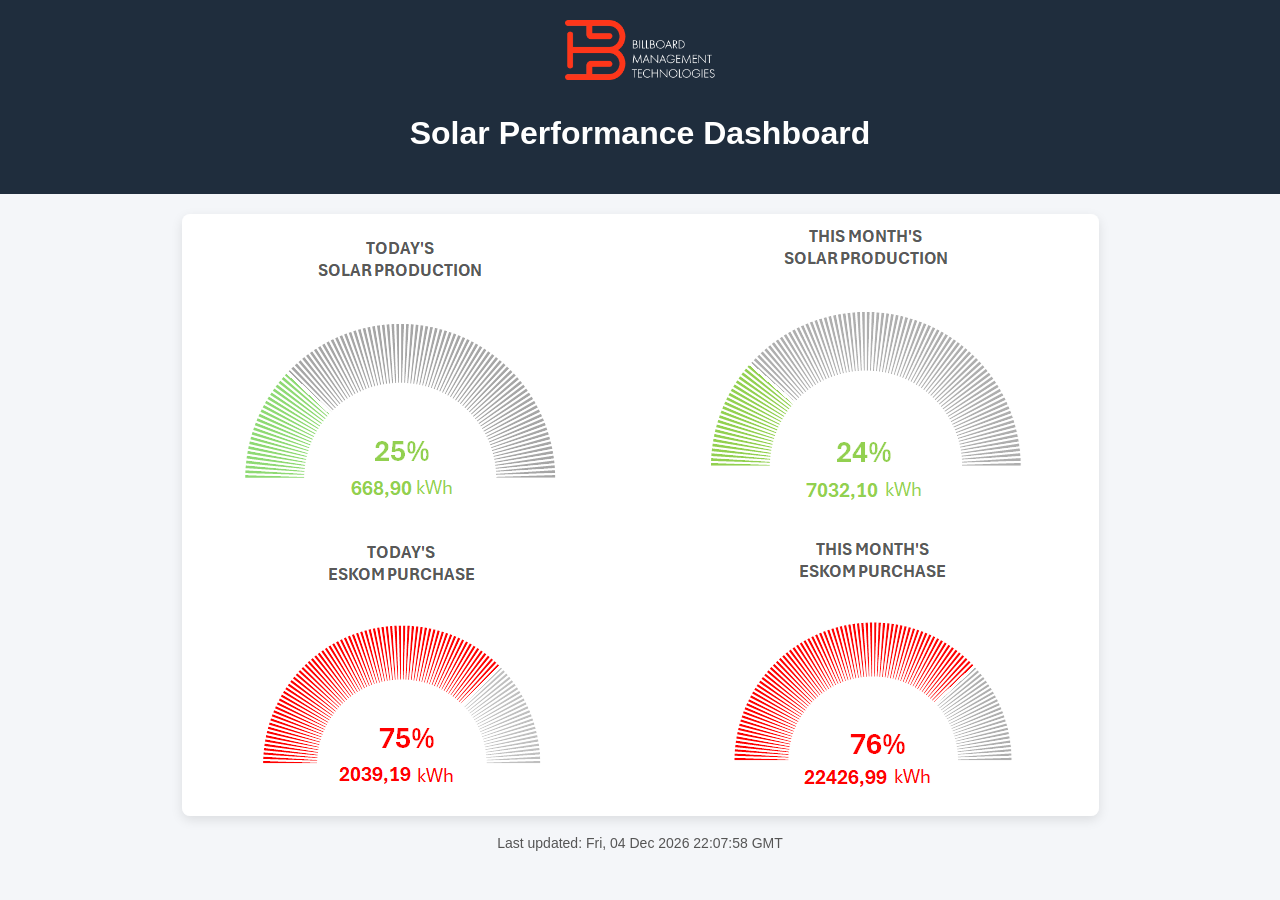
<file: index-original.html>
<!DOCTYPE html>
<html>
<head>
    <title>Solar Performance Dashboard</title>
    <meta name="viewport" content="width=device-width, initial-scale=1.0">
    <meta http-equiv="refresh" content="600">

    <style>
        body {
            font-family: Arial, sans-serif;
            text-align: center;
            background-color: #f4f6f9;
            margin: 0;
        }

        header {
            background-color: #1f2d3d;
            padding: 20px;
            color: white;
        }

        .logo {
            max-height: 60px;
            margin-bottom: 10px;
        }

        .container {
            padding: 20px;
        }

        iframe {
            width: 917px;
            height: 602px;
            border: none;
            border-radius: 8px;
            box-shadow: 0 4px 12px rgba(0,0,0,0.1);
        }

        .updated {
            margin-top: 15px;
            font-size: 14px;
            color: #555;
        }

        @media (max-width: 768px) {
            iframe {
                height: 65vh;
            }
        }
    </style>
</head>

<body>

<header>
    <img src="logo.png" class="logo" alt="Company Logo">
    <h1>Solar Performance Dashboard</h1>
</header>

<div class="container">
    <iframe src="dashboard.png"></iframe>
    <div class="updated">
        Last updated: <span id="lastModified"></span>
    </div>
</div>

<script>
    fetch('dashboard.png', { method: 'HEAD' })
        .then(response => {
            const lastModified = response.headers.get('Last-Modified');
            document.getElementById('lastModified').innerText = lastModified;
        });
</script>

</body>
</html>
</file>
